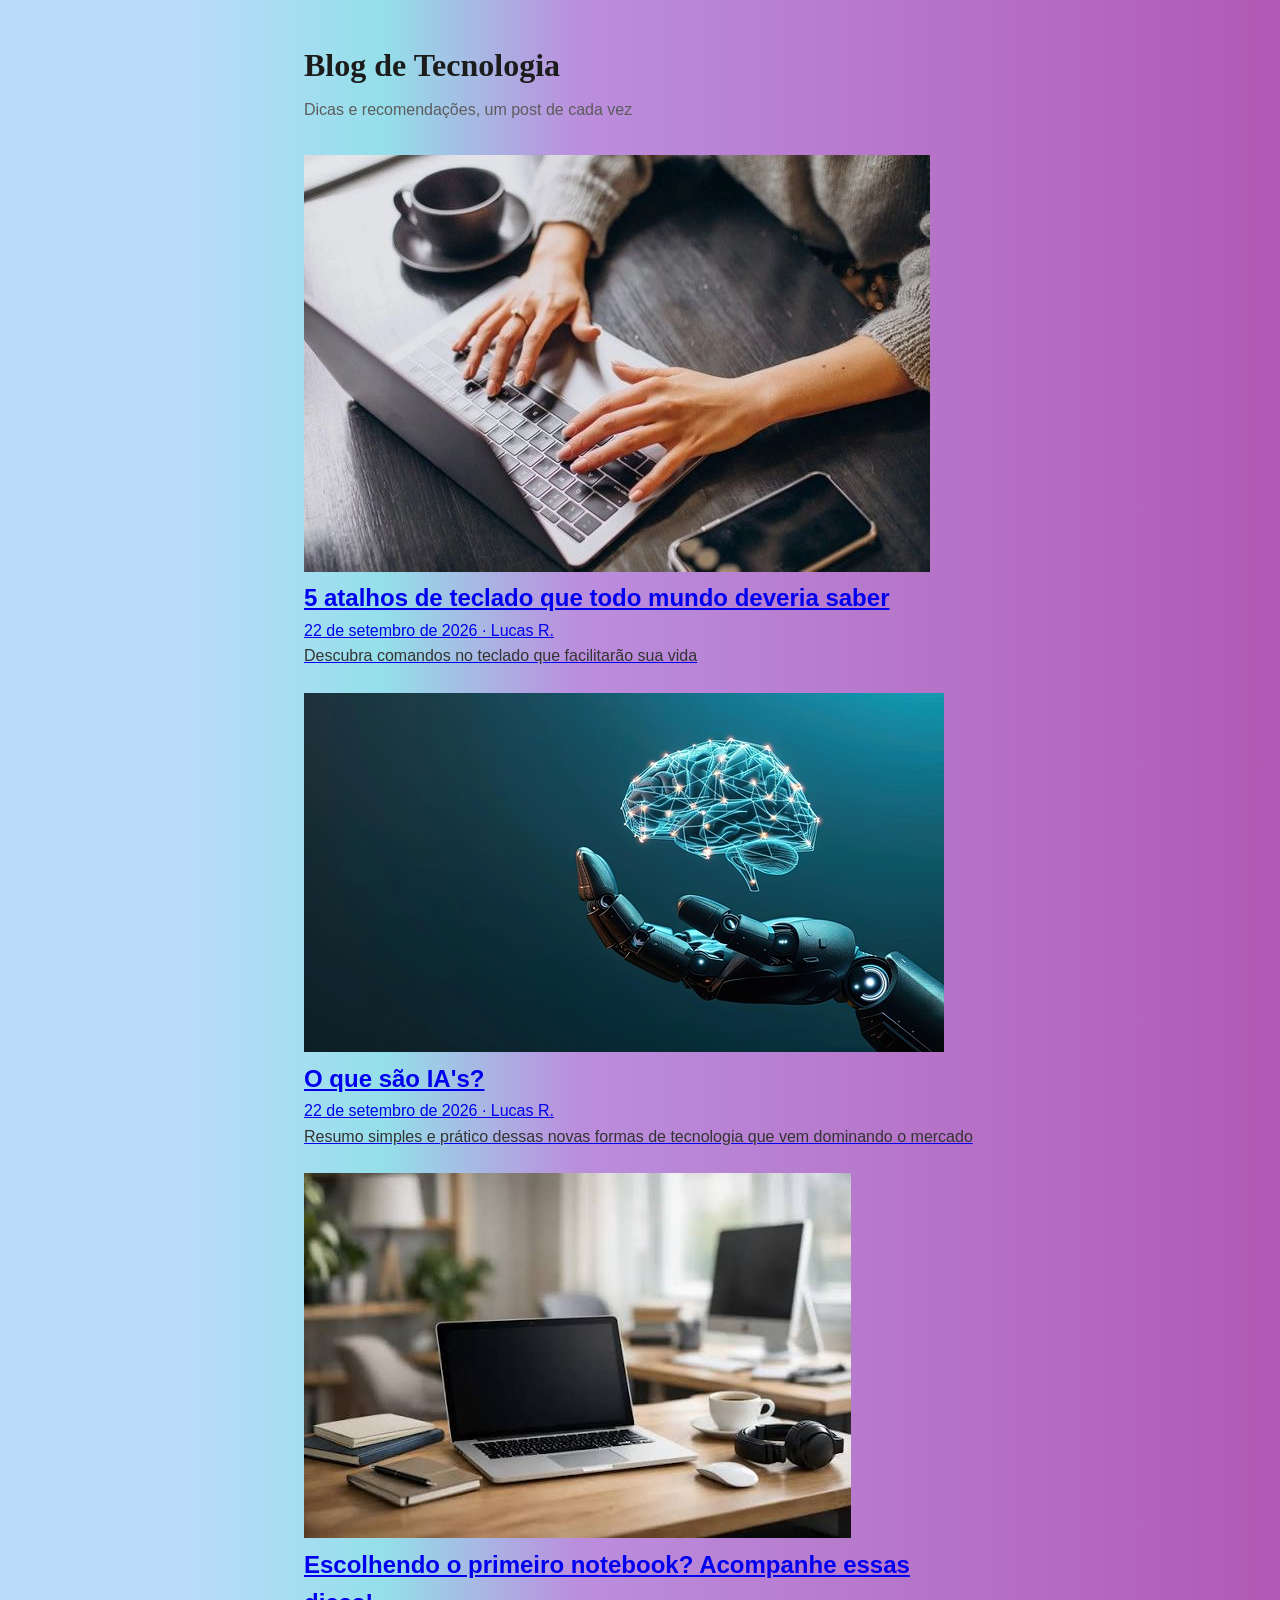
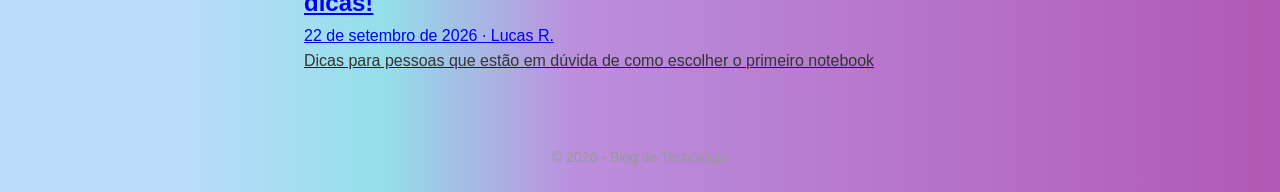
<file: index.html>
<!DOCTYPE html>
<html lang="en">
<head>
    <meta charset="UTF-8">
    <meta name="viewport" content="width=device-width, initial-scale=1.0">
    <title>Blog</title>
    <link rel="stylesheet" href="style.css">
</head>
<body>

    <!-- cabeçalho -->

     <header class="header">

        <h1 class="logo">Blog de Tecnologia</h1>

        <p class="tagline">Dicas e recomendações, um post de cada vez</p>

     </header>

     <!-- conteúdo do blog -->

     <main class="feed">

        <a href="post1.html">

        <img src="teclado2.jpg" alt="">

        <h2>5 atalhos de teclado que todo mundo deveria saber</h2>

        <p class="post-meta">22 de setembro de 2026 · Lucas R.</p>

        <p class="post-resumo">Descubra comandos no teclado que facilitarão sua vida</p>
    
        </a>

        <a href="post2.html">

        <img src="ia2.jpeg" alt="">

        <h2>O que são IA's?</h2>

        <p class="post-meta">22 de setembro de 2026 · Lucas R.</p>

        <p class="post-resumo">Resumo simples e prático dessas novas formas de tecnologia que vem dominando o mercado</p>
    
        </a>

        <a href="post3.html">

        <img src="notebook4.jpg" alt="">

        <h2>Escolhendo o primeiro notebook? Acompanhe essas dicas!</h2>

        <p class="post-meta">22 de setembro de 2026 · Lucas R.</p>

        <p class="post-resumo">Dicas para pessoas que estão em dúvida de como escolher o primeiro notebook</p>
    
        </a>

     </main>

     <footer class="footer">

        <p>&copy; 2026 - Blog de Tecnologia</p>

     </footer>

</body>
</html>
</file>
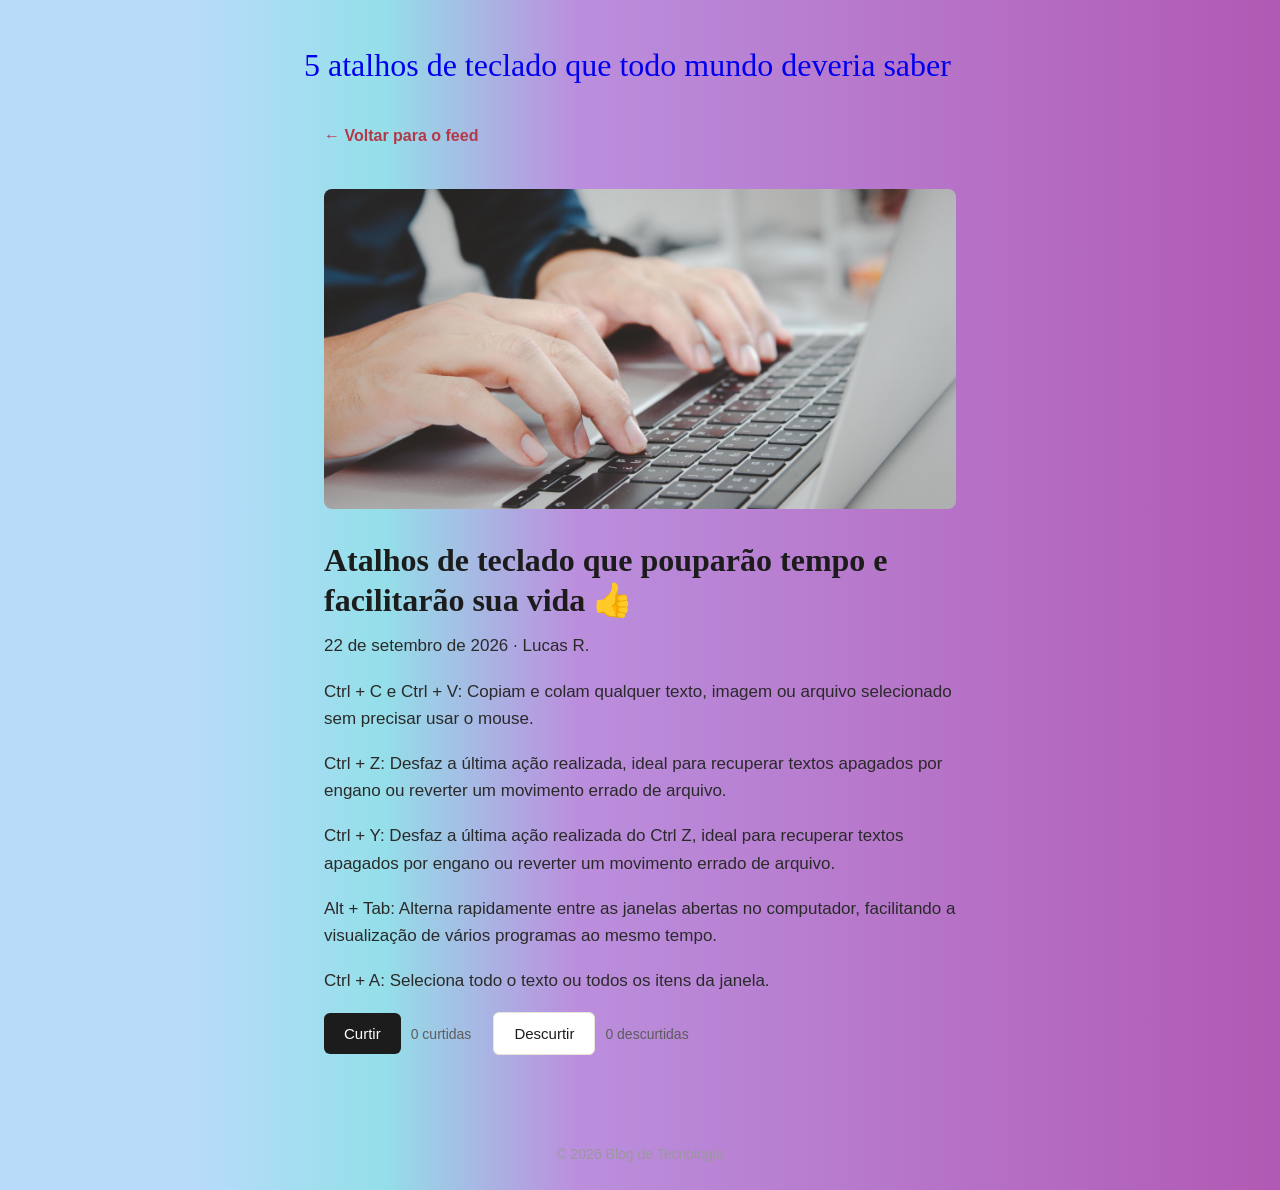
<file: post1.html>
<!DOCTYPE html>
<html lang="pt-br">
<head>
  <meta charset="UTF-8">
  <meta name="viewport" content="width=device-width, initial-scale=1.0">
  <title>Blog de Tecnologia</title>
  <link rel="stylesheet" href="style.css">
</head>
<body>
 
  <header class="header">
    <a href="index.html" class="logo" style="text-decoration:none;">5 atalhos de teclado que todo mundo deveria saber</a>
  </header>
 
  <main class="post-completo">
 
    <a href="index.html" class="voltar">&larr; Voltar para o feed</a>
 
    <img src="teclado.jpg" alt="Post 1">
 
    <h1>Atalhos de teclado que pouparão tempo e facilitarão sua vida 👍</h1>
    <p class="post-meta">22 de setembro de 2026 · Lucas R.</p>
 
    <p>Ctrl + C e Ctrl + V: Copiam e colam qualquer texto, imagem ou arquivo selecionado sem precisar usar o mouse.</p>
 
    <p>Ctrl + Z: Desfaz a última ação realizada, ideal para recuperar textos apagados por engano ou reverter um movimento errado de arquivo.</p>

    <p>Ctrl + Y: Desfaz a última ação realizada do Ctrl Z, ideal para recuperar textos apagados por engano ou reverter um movimento errado de arquivo.</p>
 
    <p>Alt + Tab: Alterna rapidamente entre as janelas abertas no computador, facilitando a visualização de vários programas ao mesmo tempo.</p>

    <p>Ctrl + A: Seleciona todo o texto ou todos os itens da janela.</p>
 
    <div class="reacoes">
      <button id="botao-curtir" class="botao-curtir"> Curtir</button>
      <span id="contador-curtidas">0 curtidas</span>
 
      <button id="botao-descurtir" class="botao-descurtir"> Descurtir</button>
      <span id="contador-descurtidas">0 descurtidas</span>
    </div>
 
  </main>
 
  <footer class="footer">
    <p>&copy; 2026 Blog de Tecnologia</p>
  </footer>
 
  <script src="script.js"></script>
</body>
</html>
</file>
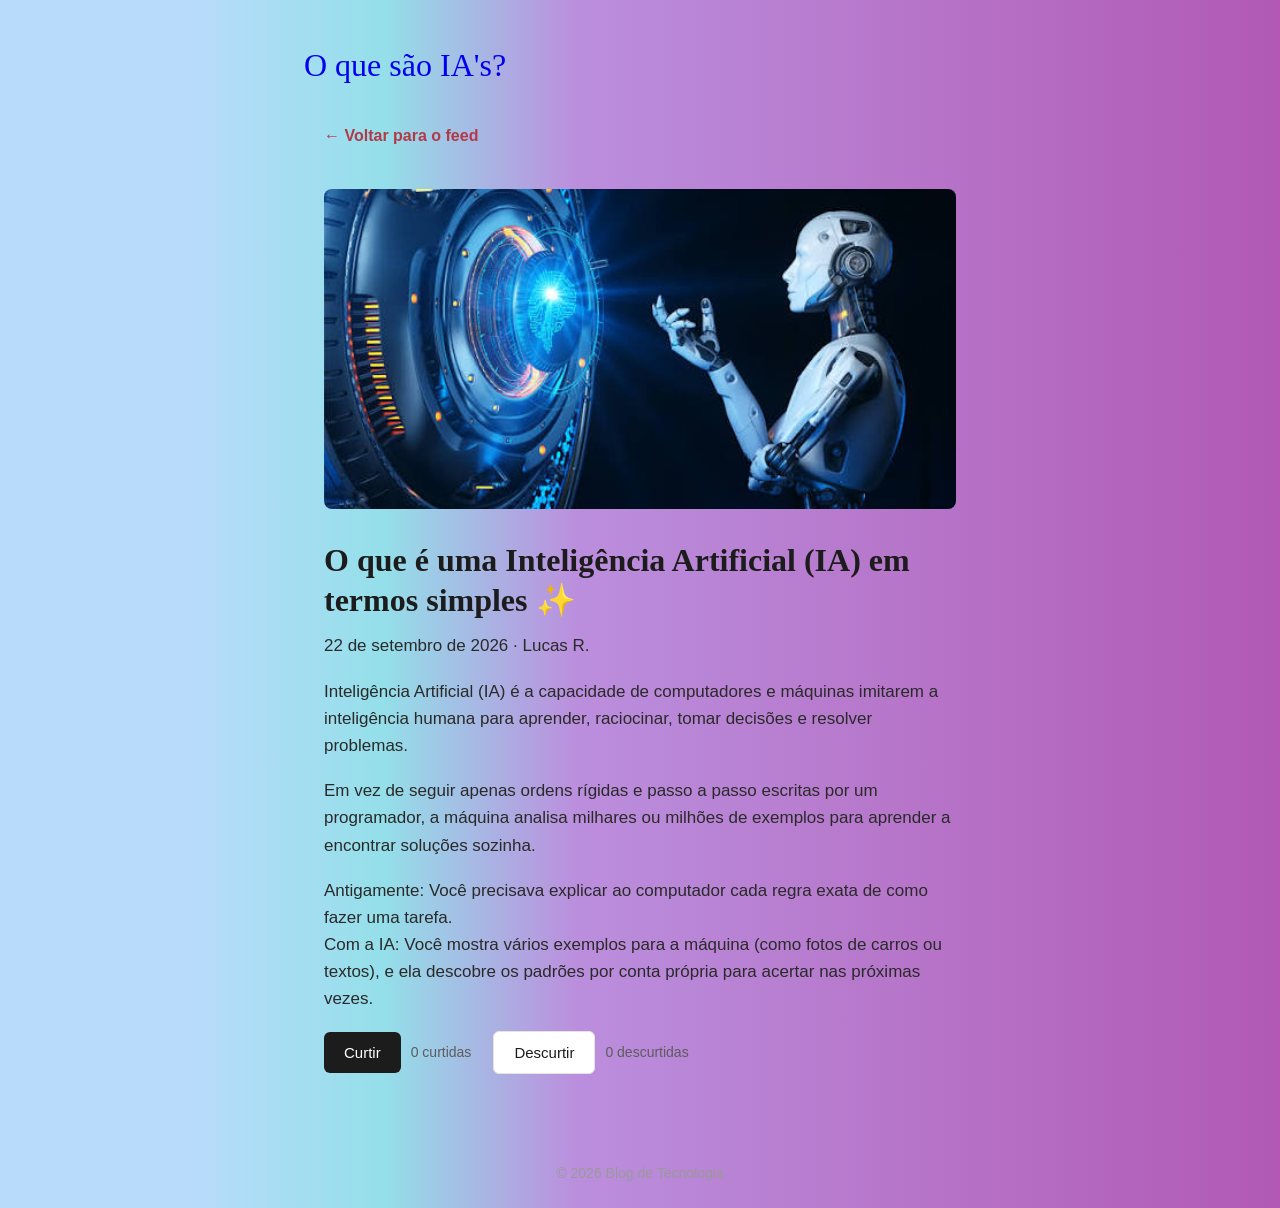
<file: post2.html>
<!DOCTYPE html>
<html lang="pt-br">
<head>
  <meta charset="UTF-8">
  <meta name="viewport" content="width=device-width, initial-scale=1.0">
  <title>Blog de Tecnologia</title>
  <link rel="stylesheet" href="style.css">
</head>
<body>
 
  <header class="header">
    <a href="index.html" class="logo" style="text-decoration:none;">O que são IA's?</a>
  </header>
 
  <main class="post-completo">
 
    <a href="index.html" class="voltar">&larr; Voltar para o feed</a>
 
    <img src="ia.jpg" alt="Post 1">
 
    <h1>O que é uma Inteligência Artificial (IA) em termos simples ✨</h1>
    <p class="post-meta">22 de setembro de 2026 · Lucas R.</p>
 
    <p>Inteligência Artificial (IA) é a capacidade de computadores e máquinas imitarem a inteligência humana para aprender, raciocinar, tomar decisões e resolver problemas.</p>
 
    <p>Em vez de seguir apenas ordens rígidas e passo a passo escritas por um programador, a máquina analisa milhares ou milhões de exemplos para aprender a encontrar soluções sozinha.</p>
 
    <p>Antigamente: Você precisava explicar ao computador cada regra exata de como fazer uma tarefa. <br>
      Com a IA: Você mostra vários exemplos para a máquina (como fotos de carros ou textos), e ela descobre os padrões por conta própria para acertar nas próximas vezes.</p>
 
    <div class="reacoes">
      <button id="botao-curtir" class="botao-curtir"> Curtir</button>
      <span id="contador-curtidas">0 curtidas</span>
 
      <button id="botao-descurtir" class="botao-descurtir"> Descurtir</button>
      <span id="contador-descurtidas">0 descurtidas</span>
    </div>
 
  </main>
 
  <footer class="footer">
    <p>&copy; 2026 Blog de Tecnologia</p>
  </footer>
 
  <script src="script.js"></script>
</body>
</html>
</file>
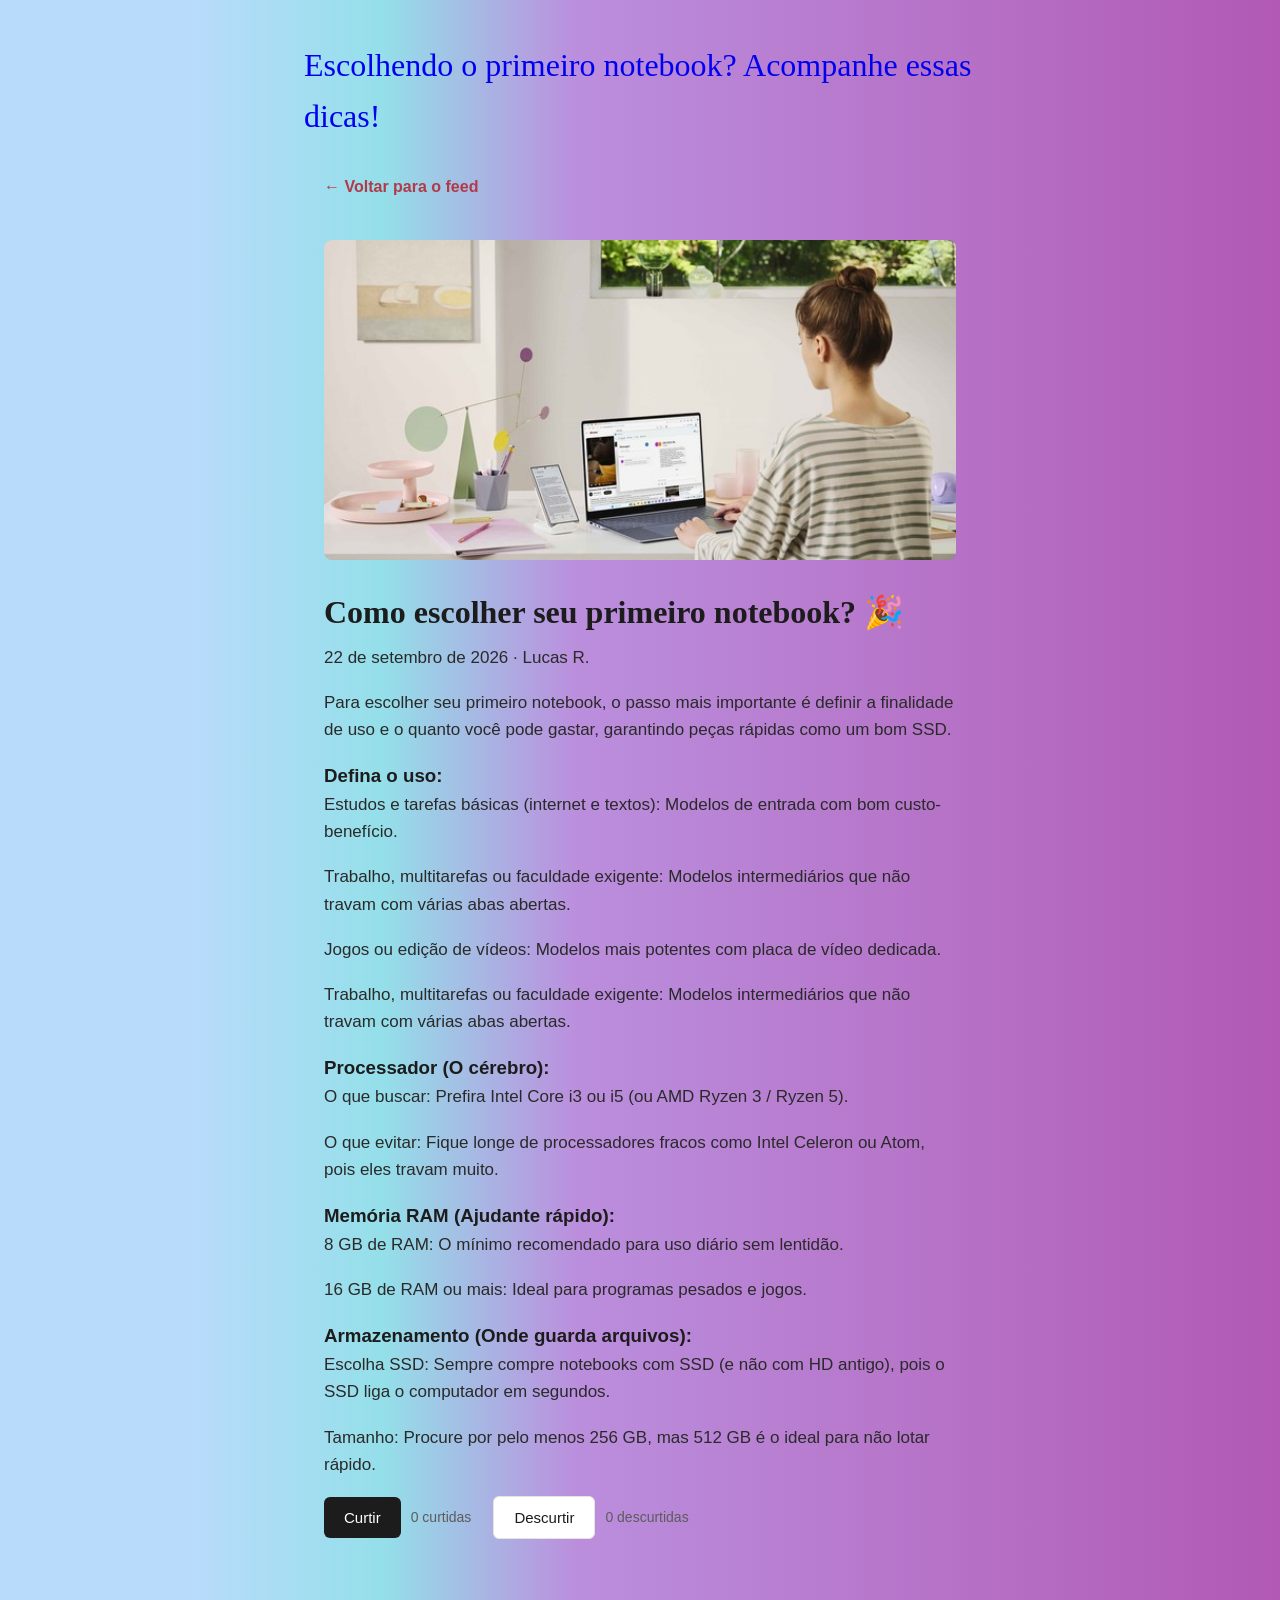
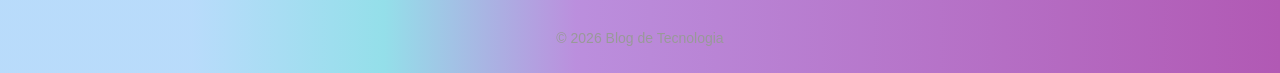
<file: post3.html>
<!DOCTYPE html>
<html lang="pt-br">
<head>
  <meta charset="UTF-8">
  <meta name="viewport" content="width=device-width, initial-scale=1.0">
  <title>Blog de Tecnologia</title>
  <link rel="stylesheet" href="style.css">
</head>
<body>
 
  <header class="header">
    <a href="index.html" class="logo" style="text-decoration:none;">Escolhendo o primeiro notebook? Acompanhe essas dicas!</a>
  </header>
 
  <main class="post-completo">
 
    <a href="index.html" class="voltar">&larr; Voltar para o feed</a>
 
    <img src="notebook3.jpg" alt="Post 1">
 
    <h1>Como escolher seu primeiro notebook? 🎉</h1>
    <p class="post-meta">22 de setembro de 2026 · Lucas R.</p>
 
    <p>Para escolher seu primeiro notebook, o passo mais importante é definir a finalidade de uso e o quanto você pode gastar, garantindo peças rápidas como um bom SSD.</p>

    <h3>Defina o uso:</h3>
 
    <p>Estudos e tarefas básicas (internet e textos): Modelos de entrada com bom custo-benefício.</p>
 
    <p>Trabalho, multitarefas ou faculdade exigente: Modelos intermediários que não travam com várias abas abertas.</p>

    <p>Jogos ou edição de vídeos: Modelos mais potentes com placa de vídeo dedicada.</p>
 
    <p>Trabalho, multitarefas ou faculdade exigente: Modelos intermediários que não travam com várias abas abertas.</p>

    <h3>Processador (O cérebro):</h3>
 
    <p>O que buscar: Prefira Intel Core i3 ou i5 (ou AMD Ryzen 3 / Ryzen 5).</p>
 
    <p>O que evitar: Fique longe de processadores fracos como Intel Celeron ou Atom, pois eles travam muito.</p>

    <h3>Memória RAM (Ajudante rápido):</h3>
 
    <p>8 GB de RAM: O mínimo recomendado para uso diário sem lentidão.</p>
 
    <p>16 GB de RAM ou mais: Ideal para programas pesados e jogos.</p>

    <h3>Armazenamento (Onde guarda arquivos):</h3>
 
    <p>Escolha SSD: Sempre compre notebooks com SSD (e não com HD antigo), pois o SSD liga o computador em segundos.</p>
 
    <p>Tamanho: Procure por pelo menos 256 GB, mas 512 GB é o ideal para não lotar rápido.</p>
 
 
    <div class="reacoes">
      <button id="botao-curtir" class="botao-curtir"> Curtir</button>
      <span id="contador-curtidas">0 curtidas</span>
 
      <button id="botao-descurtir" class="botao-descurtir"> Descurtir</button>
      <span id="contador-descurtidas">0 descurtidas</span>
    </div>
 
  </main>
 
  <footer class="footer">
    <p>&copy; 2026 Blog de Tecnologia</p>
  </footer>
 
  <script src="script.js"></script>
</body>
</html>
</file>
<file: style.css>
/* windows + ponto abre a aba de emojis */
*{
    box-sizing: border-box;
    margin: 0;
    padding: 0;
}

body{
    font-family: "Inter", "Arial", sans-serif;
    background: #fdfcf9;
    color: #1c1c1c;
    line-height: 1.6;
    background-image: linear-gradient(to right, #6db7fd79 15%, #7ed9e6d3, #9956cfa8 45% , #b159b4) !important;
}

.header{
    padding: 40px 24px 24px;
    max-width: 720px;
    margin: 0 auto;
}

.logo{
    font-family: "Georgia", "Times New Roman", serif;
    font-size: 32px;
}

.tagline{
    color: #5c5c5c;
    margin-top: 6px;
}

.feed{
    max-width: 720px;
    margin: 0 auto;
    padding: 8px 24px 48px;
    display: flex;
    flex-direction: column;
    gap: 24px;
}

.post-card{
    display: block;
    text-decoration: none;
    color: #1c1c1c;
    border-bottom: 1px solid #e8e4dc;
    padding-bottom: 24px;
}

.post-card img {
    width: 100%;
    height: 220px;
    object-fit: cover;
    border-radius: 8px;
    margin-bottom: 16px;
}

post-card h2{
    font-family: "Georgia", "Times New Roman", serif;
    font-size: 24px;
    margin-bottom: 8px;
}

post-meta{
    font-size: 13px;
    color: #5c5c5c;
    margin-bottom: 10px;
}

.post-resumo{
    color: #333333;
}

.footer {
    text-align: center;
    padding: 24px;
    color: #999999;
    font-size: 14px;
}

.voltar{
    display: inline-block;
    margin-bottom: 24px;
    color: #b23a48;
    text-decoration: none;
    font-weight: 600;
}

.post-completo{
    max-width: 680px;
    margin: 0 auto;
    padding: 8px 24px 64px;
}

.post-completo img{
    width: 100%;
    height: 320px;
    object-fit: cover;
    border-radius: 8px;
    margin: 16px 0 24px;
}

.post-completo h1{
    font-family: "Georgia", "Times New Roman", serif;
    font-size: 32px;
    line-height: 1.25;
    margin-bottom: 12px;
}

.post-completo p{
    margin-bottom: 18px;
    font-size: 17px;
    color: #2a2a2a;
}

.reacoes {
  display: flex;
  align-items: center;
  gap: 10px;
  flex-wrap: wrap;
  margin-top: 16px;
}

.botao-curtir,
.botao-descurtir {
  border: none;
  padding: 12px 20px;
  border-radius: 6px;
  font-size: 15px;
  cursor: pointer;
}


/* Curtir: fundo escuro, texto branco (ação "principal") */
.botao-curtir {
  background: #1c1c1c;
  color: #ffffff;
}
 
/* Descurtir: fundo branco com borda (ação "secundária") */
.botao-descurtir {
  background: #ffffff;
  color: #1c1c1c;
  border: 1px solid #e8e4dc;
}

/* Texto pequeno ao lado de cada botão, mostrando o total */
#contador-curtidas,
#contador-descurtidas {
  color: #5c5c5c;
  font-size: 14px;
  margin-right: 12px;
}
</file>
